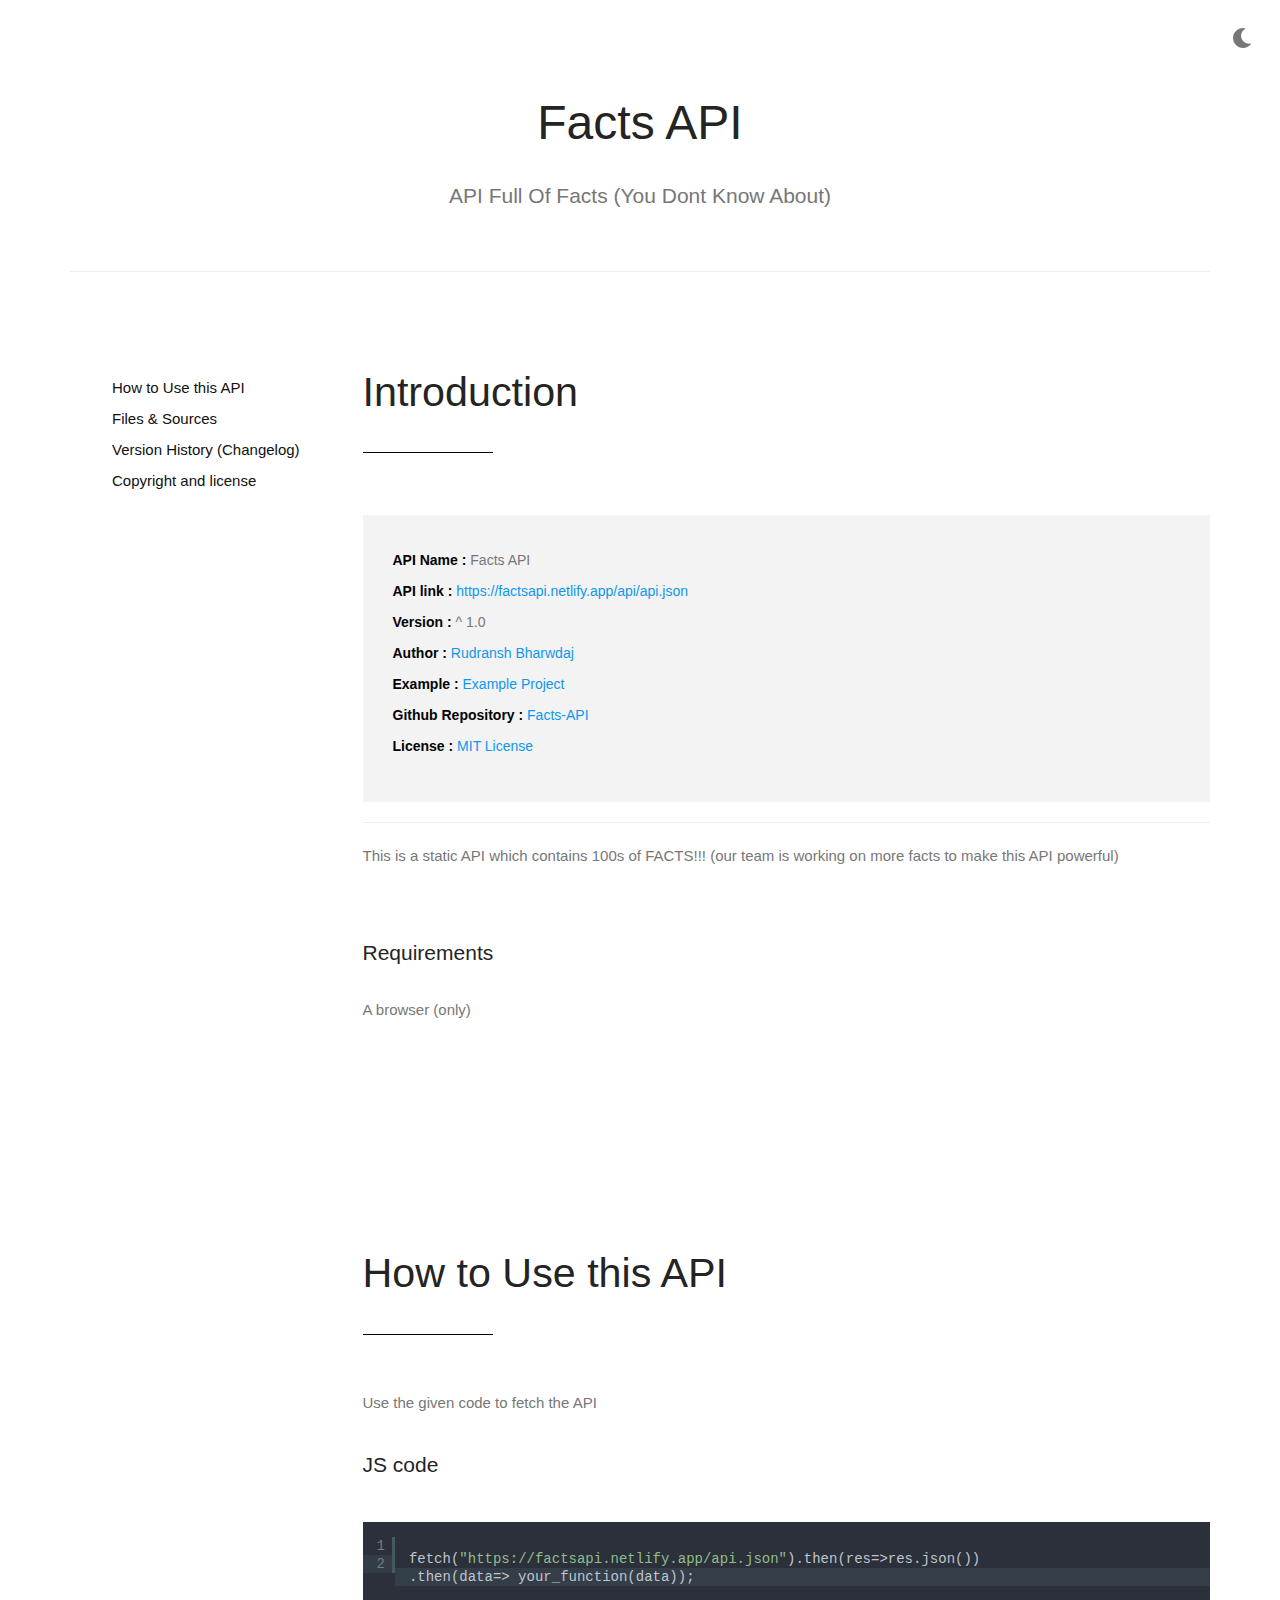
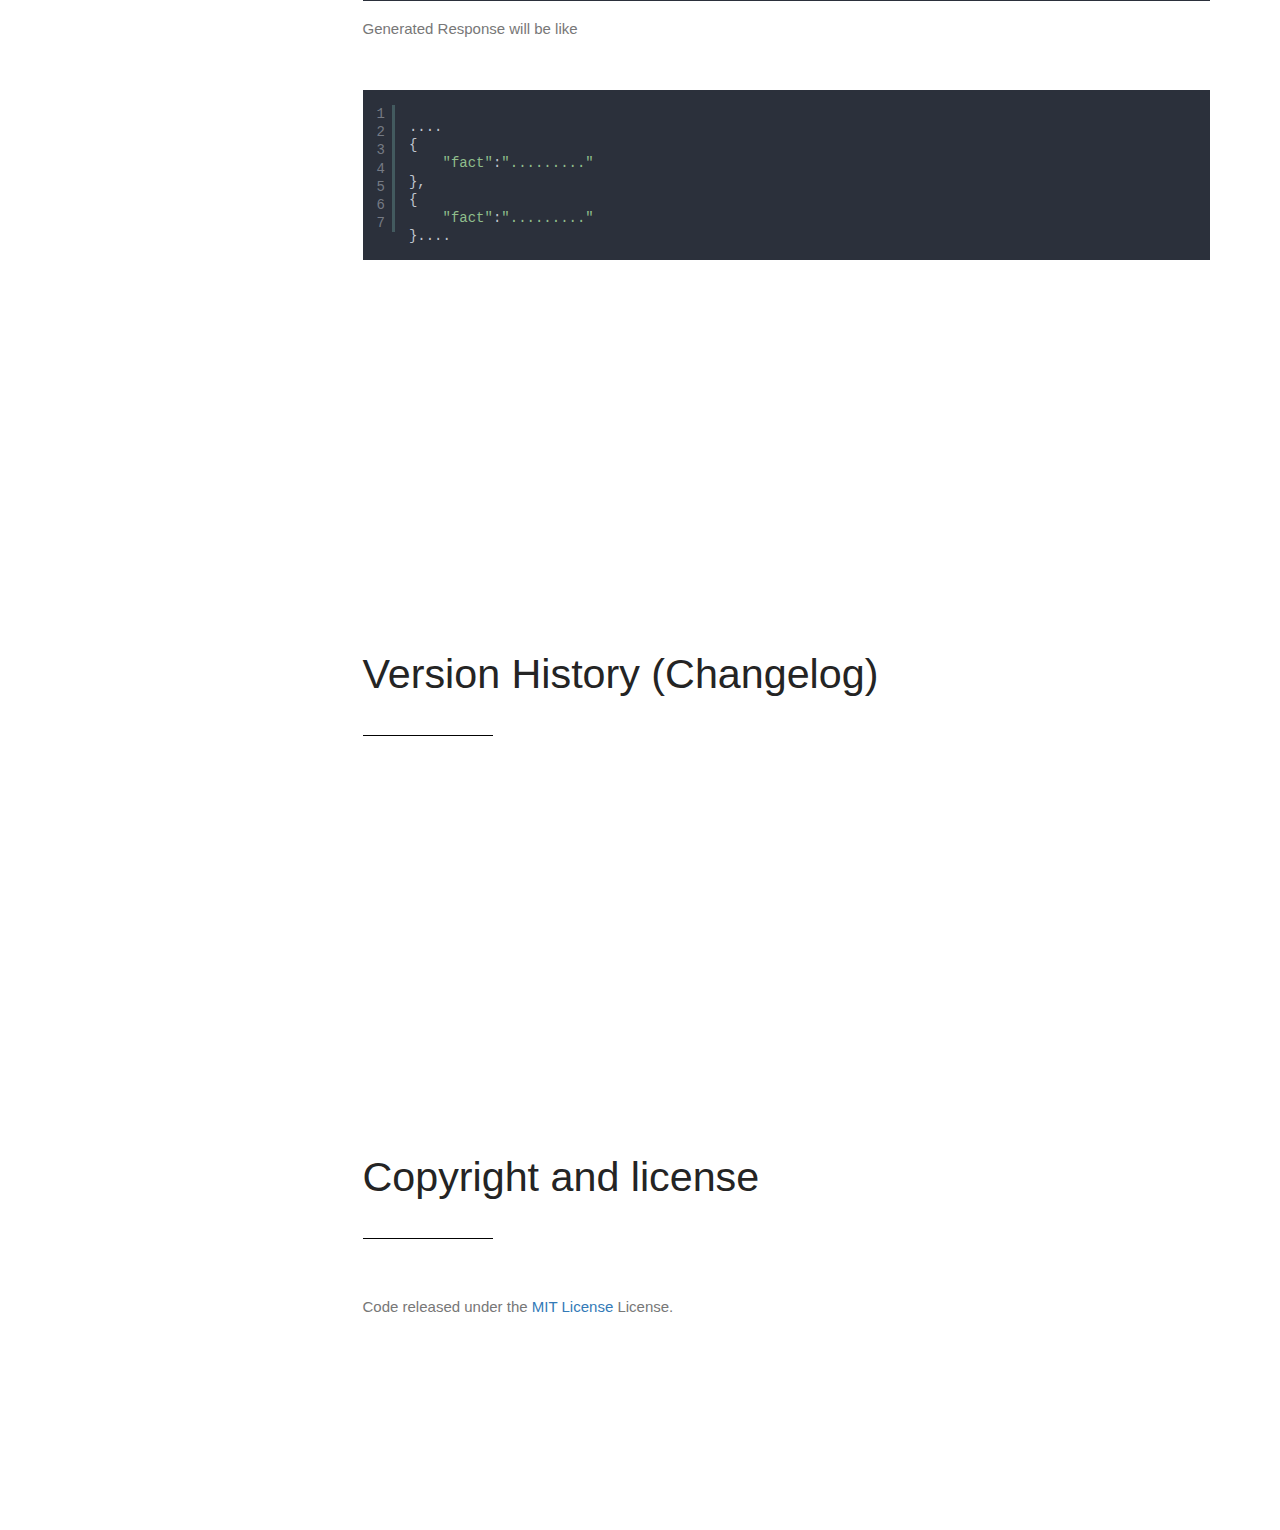
<file: index.html>
<!DOCTYPE html>
<!--[if lt IE 7 ]><html class="ie ie6" lang="en"> <![endif]-->
<!--[if IE 7 ]><html class="ie ie7" lang="en"> <![endif]-->
<!--[if IE 8 ]><html class="ie ie8" lang="en"> <![endif]-->
<!--[if (gte IE 9)|!(IE)]><!-->
<html lang="en">
<!--<![endif]-->

<head>

    <meta charset="utf-8">
    <meta http-equiv="X-UA-Compatible" content="IE=edge">
    <meta name="viewport" content="width=device-width, initial-scale=1, maximum-scale=1">
    <meta name="description" content="">
    <meta name="author" content="">
    <meta name="keywords" content="">

    <title>Facts API - by Rudransh Bhardwaj</title>

    <link rel="shortcut icon" href="images/favicon.ico" type="image/x-icon">

    <link rel="stylesheet" type="text/css" href="fonts/font-awesome-4.3.0/css/font-awesome.min.css">
    <link rel="stylesheet" type="text/css" href="css/stroke.css">
    <link rel="stylesheet" type="text/css" href="css/bootstrap.css">
    <link rel="stylesheet" type="text/css" href="css/animate.css">
    <link rel="stylesheet" type="text/css" href="css/prettyPhoto.css">
    <link rel="stylesheet" type="text/css" href="css/style.css">

    <link rel="stylesheet" type="text/css" href="js/syntax-highlighter/styles/shCore.css" media="all">
    <link rel="stylesheet" type="text/css" href="js/syntax-highlighter/styles/shThemeRDark.css" media="all">

    <!-- CUSTOM -->
    <link rel="stylesheet" type="text/css" href="css/custom.css">

    <!-- HTML5 shim and Respond.js for IE8 support of HTML5 elements and media queries -->
    <!--[if lt IE 9]>
      <script src="https://oss.maxcdn.com/html5shiv/3.7.2/html5shiv.min.js"></script>
      <script src="https://oss.maxcdn.com/respond/1.4.2/respond.min.js"></script>
    <![endif]-->

</head>

<body>
    <button onclick="topFunction()" id="myBtn" title="Go to top"><i class="fa fa-chevron-up" aria-hidden="true"></i></button>

    <script>
        var mybutton = document.getElementById("myBtn");
        window.onscroll = function() {scrollFunction()};
        function scrollFunction() {
            if (document.body.scrollTop > 1000 || document.documentElement.scrollTop > 1000) {
                mybutton.style.display = "block";
            } else {
                mybutton.style.display = "none";
            }
        }
        function topFunction() {
            window.scrollTo({ top: 0, behavior: 'smooth' })
            document.documentElement.scrollTo({ top: 0, behavior: 'smooth' })
        }

        document.addEventListener("DOMContentLoaded", () => {
            document.querySelector('#mode').addEventListener('click',()=>{
                document.querySelector('html').classList.toggle('dark');
            })
        });


    </script>

    <div id="wrapper">

        <div id="mode" >
            <div class="dark">
                <svg aria-hidden="true" viewBox="0 0 512 512">
                    <title>lightmode</title>
                    <path fill="currentColor" d="M256 160c-52.9 0-96 43.1-96 96s43.1 96 96 96 96-43.1 96-96-43.1-96-96-96zm246.4 80.5l-94.7-47.3 33.5-100.4c4.5-13.6-8.4-26.5-21.9-21.9l-100.4 33.5-47.4-94.8c-6.4-12.8-24.6-12.8-31 0l-47.3 94.7L92.7 70.8c-13.6-4.5-26.5 8.4-21.9 21.9l33.5 100.4-94.7 47.4c-12.8 6.4-12.8 24.6 0 31l94.7 47.3-33.5 100.5c-4.5 13.6 8.4 26.5 21.9 21.9l100.4-33.5 47.3 94.7c6.4 12.8 24.6 12.8 31 0l47.3-94.7 100.4 33.5c13.6 4.5 26.5-8.4 21.9-21.9l-33.5-100.4 94.7-47.3c13-6.5 13-24.7.2-31.1zm-155.9 106c-49.9 49.9-131.1 49.9-181 0-49.9-49.9-49.9-131.1 0-181 49.9-49.9 131.1-49.9 181 0 49.9 49.9 49.9 131.1 0 181z"></path>
                </svg>
            </div>
            <div class="light">
                <svg aria-hidden="true" viewBox="0 0 512 512">
                    <title>darkmode</title>
                    <path fill="currentColor" d="M283.211 512c78.962 0 151.079-35.925 198.857-94.792 7.068-8.708-.639-21.43-11.562-19.35-124.203 23.654-238.262-71.576-238.262-196.954 0-72.222 38.662-138.635 101.498-174.394 9.686-5.512 7.25-20.197-3.756-22.23A258.156 258.156 0 0 0 283.211 0c-141.309 0-256 114.511-256 256 0 141.309 114.511 256 256 256z"></path>
                </svg>
            </div>
        </div>

        <div class="container">

            <section id="top" class="section docs-heading">

                <div class="row">
                    <div class="col-md-12">
                        <div class="big-title text-center">
                            <h1>Facts API</h1>
                            <p class="lead">API full of facts (you dont know about)</p>
                        </div>
                        <!-- end title -->
                    </div>
                    <!-- end 12 -->
                </div>
                <!-- end row -->

                <hr>

            </section>
            <!-- end section -->

            <div class="row">

                <div class="col-md-3">
                    <nav class="docs-sidebar" data-spy="affix" data-offset-top="300" data-offset-bottom="200" role="navigation">
                        <ul class="nav">
                            <li><a href="#line2">How to Use this API</a></li>
                            <li><a href="#line9">Files & Sources</a></li>
                            <li><a href="#line10">Version History (Changelog)</a></li>
                            <li><a href="#line11">Copyright and license</a></li>
                        </ul>
                    </nav >
                </div>
                <div class="col-md-9">
                    <section class="welcome">

                        <div class="row">
                            <div class="col-md-12 left-align">
                               <h2 class="dark-text">Introduction<hr></h2>
                                <div class="row">

                                    <div class="col-md-12 full">
                                        <div class="intro1">
                                            <ul>
                                                <li><strong>API Name : </strong>Facts API</li>
                                                <li><strong>API link : </strong><a href="https://factsapi.netlify.app/api/api.json" target="_blank">https://factsapi.netlify.app/api/api.json</a></li>
                                                <li><strong>Version : </strong> ^ 1.0</li>
                                                <li><strong>Author  : </strong> <a>Rudransh Bharwdaj</a></li>
                                                <li><strong>Example  : </strong> <a href="https://factsapi.netlify.app/example/index.html" target="_blank">Example Project</a></li>
                                                <li><strong>Github Repository  : </strong> <a href="https://github.com/asrlogistics/Facts-API" target="_blank">Facts-API</a></li>
                                                <li><strong>License : </strong> <a href="./LICENSE" target="_blank">MIT License</a></li>
                                            </ul>
                                        </div>

                                        <hr>
                                        <div>
                                            <p>This is a static API which contains 100s of FACTS!!! (our team is working on more facts to make this API powerful)</p>
                                            </p>


                                            <h4>Requirements</h4>
                                            <p>A browser (only)</p>

                                        </div>
                                    </div>

                                </div>
                                <!-- end row -->
                            </div>
                        </div>
                    </section>

                    <section id="line1" class="section">

                        <div class="row">
                            <div class="col-md-12 left-align">
                                <h2 class="dark-text">How to Use this API <hr></h2>
                            </div>
                            <!-- end col -->
                        </div>
                        <!-- end row -->

                        <div class="row">
                            <div class="col-md-12">
                                <p>Use the given code to fetch the API</p>

                                <h4>JS code</h4>

                                <pre class="brush: javascript; highlight: [2,4]">
                                fetch("https://factsapi.netlify.app/api.json").then(res=>res.json())
                                .then(data=> your_function(data));
                                </pre>

                                <p>Generated Response will be like</p>

                                <pre class="brush: javascript">
                                    ....
                                    {
                                        "fact":"........."
                                    },
                                    {
                                        "fact":"........."
                                    }....
                                </pre>

                            </div>
                            <!-- end col -->
                        </div>
                        <!-- end row -->

                    </section>
                    <!-- end section -->

                    <section id="line10" class="section">

                        <div class="row">
                            <div class="col-md-12 left-align">
                                <h2 class="dark-text">Version History (Changelog) <hr></h2>
                            </div>
                            <!-- end col -->
                        </div>
                        <!-- end row -->

                        <div class="row">
                            <div class="col-md-12">

                                <!-- <p>You can find the version history (changelog.txt) file on <strong>yourthemename-full.zip</strong> folder or you can check changelog on theme sale page.</p>
                                <p>Once again, thank you so much for purchasing this theme. As I said at the beginning, I'd be glad to help you if you have any questions relating to this theme. No guarantees, but I'll do my best to assist. If you have a more general question relating to the themes on ThemeForest, you might consider visiting the forums and asking your question in the "Item Discussion" section.</p>

                                <hr>

                                <h4>Changelog</h4>

                                <pre class="brush: html">

                                        -----------------------------------------------------------------------------------------
                                        Version 3.8.4 - May 7th, 2015
                                        -----------------------------------------------------------------------------------------

                                        - new revolution slider plugin version
                                        - fixed security issue with xss vulnerability
                                        - improved demo importer for certain server environments
                                        - updated WooCommerce template files for the outdated message in system status
                                        - added suhosin check in system status 
                                        - added information that explains ZipArchive is required on your server for importing demos 
                                        - portfolio Grid template improvement
                                        - added more information to demo popup message for individual demo requirements
                                        - RTL style improvements
                                        - breadcrumb function improved for various areas

                                        -----------------------------------------------------------------------------------------
                                        Version 3.8.3 - May 7th, 2015
                                        -----------------------------------------------------------------------------------------
                                        - fixed responsive / retina issue for larger logos
                                        - fusion slider now uses responsive headings all the time
                                        - dropped custom Avada styles for select boxes in IE since it is not supported
                                        - fixed compatibility issue with Category Order and Taxonomy Terms Order plugin
                                        - fixed issue of full width background being affected by padding options
                                        - tested and fixed hellobar issue 
                                        - typography settings now apply to single post pages
                                        - improved smooth scroll in certain situations
                                        - youtube & vimeo videos will show at normal size in light box as long as video embed link is not used
                                        - fixed issue of â€œfixedâ€ featured image mode not working for carousels / recent work
                                        - fixed issue of header tagline font not working with font options

                                        -----------------------------------------------------------------------------------------
                                        Version 3.8.2 - May 7th, 2015
                                        -----------------------------------------------------------------------------------------
                                        - fixed formatting issues with Turkish language files 
                                        - letter spacing menu option improvement
                                        - improved fusion slider max content width setting
                                        - removed the â€œdisable first featured image on productsâ€ setting since it does not apply
                                        - improved portfolio featured image loading
                                        - removed encoding from tracking code, space before head, space before body, and custom CSS to stop it from parsing code within TO and removing special characters e.g. +
                                        - woo login box now shows login fields for logged out users
                                        - woo cart / my account links now show on mobile 
                                        - fixed button styling issue with gravity forms


                                      </pre> -->

                            </div>
                        </div>
                        <!-- end row -->

                    </section>
                    <!-- end section -->

                    <section id="line11" class="section">

                        <div class="row">
                            <div class="col-md-12 left-align">
                                <h2 class="dark-text">Copyright and license <hr></h2>
                            </div>
                            <!-- end col -->
                        </div>
                        <!-- end row -->

                        <div class="row">
                            <div class="col-md-12">
                                
                                <p>Code released under the <a href="./LICENSE" target="_blank">MIT License</a> License.</p>                        
                            
                            </div>
                        </div>
                        <!-- end row -->

                    </section>
                    <!-- end section -->
                </div>
                <!-- // end .col -->

            </div>
            <!-- // end .row -->

        </div>
        <!-- // end container -->

    </div>
    <!-- end wrapper -->

    <script src="js/jquery.min.js"></script>
    <script src="js/bootstrap.min.js"></script>
    <script src="js/retina.js"></script>
    <script src="js/jquery.fitvids.js"></script>
    <script src="js/wow.js"></script>
    <script src="js/jquery.prettyPhoto.js"></script>

    <!-- CUSTOM PLUGINS -->
    <script src="js/custom.js"></script>
    <script src="js/main.js"></script>

    <script src="js/syntax-highlighter/scripts/shCore.js"></script>
    <script src="js/syntax-highlighter/scripts/shBrushXml.js"></script>
    <script src="js/syntax-highlighter/scripts/shBrushCss.js"></script>
    <script src="js/syntax-highlighter/scripts/shBrushJScript.js"></script>

</body>

</html>
</file>
<file: css/stroke.css>
@font-face {
	font-family: 'Stroke-Gap-Icons';
	src: url('../fonts/Stroke-Gap-Icons.eot');
	src: url('../fonts/Stroke-Gap-Icons.svg');
	src: url('../fonts/Stroke-Gap-Icons.ttf');
	src: url('../fonts/Stroke-Gap-Icons.woff');
}
@font-face {
	font-family: 'Stroke-Gap-Icons';
	src: url([data-uri]) format('truetype'),
		 url([data-uri]) format('woff');
	font-weight: normal;
	font-style: normal;
}

.icon {
	font-family: 'Stroke-Gap-Icons';
	speak: none;
	font-style: normal;
	font-weight: normal;
	font-variant: normal;
	text-transform: none;
	line-height: 1;

	/* Better Font Rendering =========== */
	-webkit-font-smoothing: antialiased;
	-moz-osx-font-smoothing: grayscale;
}

.icon-WorldWide:before {
	content: "\e600";
}
.icon-WorldGlobe:before {
	content: "\e601";
}
.icon-Underpants:before {
	content: "\e602";
}
.icon-Tshirt:before {
	content: "\e603";
}
.icon-Trousers:before {
	content: "\e604";
}
.icon-Tie:before {
	content: "\e605";
}
.icon-TennisBall:before {
	content: "\e606";
}
.icon-Telesocpe:before {
	content: "\e607";
}
.icon-Stop:before {
	content: "\e608";
}
.icon-Starship:before {
	content: "\e609";
}
.icon-Starship2:before {
	content: "\e60a";
}
.icon-Speaker:before {
	content: "\e60b";
}
.icon-Speaker2:before {
	content: "\e60c";
}
.icon-Soccer:before {
	content: "\e60d";
}
.icon-Snikers:before {
	content: "\e60e";
}
.icon-Scisors:before {
	content: "\e60f";
}
.icon-Puzzle:before {
	content: "\e610";
}
.icon-Printer:before {
	content: "\e611";
}
.icon-Pool:before {
	content: "\e612";
}
.icon-Podium:before {
	content: "\e613";
}
.icon-Play:before {
	content: "\e614";
}
.icon-Planet:before {
	content: "\e615";
}
.icon-Pause:before {
	content: "\e616";
}
.icon-Next:before {
	content: "\e617";
}
.icon-MusicNote2:before {
	content: "\e618";
}
.icon-MusicNote:before {
	content: "\e619";
}
.icon-MusicMixer:before {
	content: "\e61a";
}
.icon-Microphone:before {
	content: "\e61b";
}
.icon-Medal:before {
	content: "\e61c";
}
.icon-ManFigure:before {
	content: "\e61d";
}
.icon-Magnet:before {
	content: "\e61e";
}
.icon-Like:before {
	content: "\e61f";
}
.icon-Hanger:before {
	content: "\e620";
}
.icon-Handicap:before {
	content: "\e621";
}
.icon-Forward:before {
	content: "\e622";
}
.icon-Footbal:before {
	content: "\e623";
}
.icon-Flag:before {
	content: "\e624";
}
.icon-FemaleFigure:before {
	content: "\e625";
}
.icon-Dislike:before {
	content: "\e626";
}
.icon-DiamondRing:before {
	content: "\e627";
}
.icon-Cup:before {
	content: "\e628";
}
.icon-Crown:before {
	content: "\e629";
}
.icon-Column:before {
	content: "\e62a";
}
.icon-Click:before {
	content: "\e62b";
}
.icon-Cassette:before {
	content: "\e62c";
}
.icon-Bomb:before {
	content: "\e62d";
}
.icon-BatteryLow:before {
	content: "\e62e";
}
.icon-BatteryFull:before {
	content: "\e62f";
}
.icon-Bascketball:before {
	content: "\e630";
}
.icon-Astronaut:before {
	content: "\e631";
}
.icon-WineGlass:before {
	content: "\e632";
}
.icon-Water:before {
	content: "\e633";
}
.icon-Wallet:before {
	content: "\e634";
}
.icon-Umbrella:before {
	content: "\e635";
}
.icon-TV:before {
	content: "\e636";
}
.icon-TeaMug:before {
	content: "\e637";
}
.icon-Tablet:before {
	content: "\e638";
}
.icon-Soda:before {
	content: "\e639";
}
.icon-SodaCan:before {
	content: "\e63a";
}
.icon-SimCard:before {
	content: "\e63b";
}
.icon-Signal:before {
	content: "\e63c";
}
.icon-Shaker:before {
	content: "\e63d";
}
.icon-Radio:before {
	content: "\e63e";
}
.icon-Pizza:before {
	content: "\e63f";
}
.icon-Phone:before {
	content: "\e640";
}
.icon-Notebook:before {
	content: "\e641";
}
.icon-Mug:before {
	content: "\e642";
}
.icon-Mastercard:before {
	content: "\e643";
}
.icon-Ipod:before {
	content: "\e644";
}
.icon-Info:before {
	content: "\e645";
}
.icon-Icecream2:before {
	content: "\e646";
}
.icon-Icecream1:before {
	content: "\e647";
}
.icon-Hourglass:before {
	content: "\e648";
}
.icon-Help:before {
	content: "\e649";
}
.icon-Goto:before {
	content: "\e64a";
}
.icon-Glasses:before {
	content: "\e64b";
}
.icon-Gameboy:before {
	content: "\e64c";
}
.icon-ForkandKnife:before {
	content: "\e64d";
}
.icon-Export:before {
	content: "\e64e";
}
.icon-Exit:before {
	content: "\e64f";
}
.icon-Espresso:before {
	content: "\e650";
}
.icon-Drop:before {
	content: "\e651";
}
.icon-Download:before {
	content: "\e652";
}
.icon-Dollars:before {
	content: "\e653";
}
.icon-Dollar:before {
	content: "\e654";
}
.icon-DesktopMonitor:before {
	content: "\e655";
}
.icon-Corkscrew:before {
	content: "\e656";
}
.icon-CoffeeToGo:before {
	content: "\e657";
}
.icon-Chart:before {
	content: "\e658";
}
.icon-ChartUp:before {
	content: "\e659";
}
.icon-ChartDown:before {
	content: "\e65a";
}
.icon-Calculator:before {
	content: "\e65b";
}
.icon-Bread:before {
	content: "\e65c";
}
.icon-Bourbon:before {
	content: "\e65d";
}
.icon-BottleofWIne:before {
	content: "\e65e";
}
.icon-Bag:before {
	content: "\e65f";
}
.icon-Arrow:before {
	content: "\e660";
}
.icon-Antenna2:before {
	content: "\e661";
}
.icon-Antenna1:before {
	content: "\e662";
}
.icon-Anchor:before {
	content: "\e663";
}
.icon-Wheelbarrow:before {
	content: "\e664";
}
.icon-Webcam:before {
	content: "\e665";
}
.icon-Unlinked:before {
	content: "\e666";
}
.icon-Truck:before {
	content: "\e667";
}
.icon-Timer:before {
	content: "\e668";
}
.icon-Time:before {
	content: "\e669";
}
.icon-StorageBox:before {
	content: "\e66a";
}
.icon-Star:before {
	content: "\e66b";
}
.icon-ShoppingCart:before {
	content: "\e66c";
}
.icon-Shield:before {
	content: "\e66d";
}
.icon-Seringe:before {
	content: "\e66e";
}
.icon-Pulse:before {
	content: "\e66f";
}
.icon-Plaster:before {
	content: "\e670";
}
.icon-Plaine:before {
	content: "\e671";
}
.icon-Pill:before {
	content: "\e672";
}
.icon-PicnicBasket:before {
	content: "\e673";
}
.icon-Phone2:before {
	content: "\e674";
}
.icon-Pencil:before {
	content: "\e675";
}
.icon-Pen:before {
	content: "\e676";
}
.icon-PaperClip:before {
	content: "\e677";
}
.icon-On-Off:before {
	content: "\e678";
}
.icon-Mouse:before {
	content: "\e679";
}
.icon-Megaphone:before {
	content: "\e67a";
}
.icon-Linked:before {
	content: "\e67b";
}
.icon-Keyboard:before {
	content: "\e67c";
}
.icon-House:before {
	content: "\e67d";
}
.icon-Heart:before {
	content: "\e67e";
}
.icon-Headset:before {
	content: "\e67f";
}
.icon-FullShoppingCart:before {
	content: "\e680";
}
.icon-FullScreen:before {
	content: "\e681";
}
.icon-Folder:before {
	content: "\e682";
}
.icon-Floppy:before {
	content: "\e683";
}
.icon-Files:before {
	content: "\e684";
}
.icon-File:before {
	content: "\e685";
}
.icon-FileBox:before {
	content: "\e686";
}
.icon-ExitFullScreen:before {
	content: "\e687";
}
.icon-EmptyBox:before {
	content: "\e688";
}
.icon-Delete:before {
	content: "\e689";
}
.icon-Controller:before {
	content: "\e68a";
}
.icon-Compass:before {
	content: "\e68b";
}
.icon-CompassTool:before {
	content: "\e68c";
}
.icon-ClipboardText:before {
	content: "\e68d";
}
.icon-ClipboardChart:before {
	content: "\e68e";
}
.icon-ChemicalGlass:before {
	content: "\e68f";
}
.icon-CD:before {
	content: "\e690";
}
.icon-Carioca:before {
	content: "\e691";
}
.icon-Car:before {
	content: "\e692";
}
.icon-Book:before {
	content: "\e693";
}
.icon-BigTruck:before {
	content: "\e694";
}
.icon-Bicycle:before {
	content: "\e695";
}
.icon-Wrench:before {
	content: "\e696";
}
.icon-Web:before {
	content: "\e697";
}
.icon-Watch:before {
	content: "\e698";
}
.icon-Volume:before {
	content: "\e699";
}
.icon-Video:before {
	content: "\e69a";
}
.icon-Users:before {
	content: "\e69b";
}
.icon-User:before {
	content: "\e69c";
}
.icon-UploadCLoud:before {
	content: "\e69d";
}
.icon-Typing:before {
	content: "\e69e";
}
.icon-Tools:before {
	content: "\e69f";
}
.icon-Tag:before {
	content: "\e6a0";
}
.icon-Speedometter:before {
	content: "\e6a1";
}
.icon-Share:before {
	content: "\e6a2";
}
.icon-Settings:before {
	content: "\e6a3";
}
.icon-Search:before {
	content: "\e6a4";
}
.icon-Screwdriver:before {
	content: "\e6a5";
}
.icon-Rolodex:before {
	content: "\e6a6";
}
.icon-Ringer:before {
	content: "\e6a7";
}
.icon-Resume:before {
	content: "\e6a8";
}
.icon-Restart:before {
	content: "\e6a9";
}
.icon-PowerOff:before {
	content: "\e6aa";
}
.icon-Pointer:before {
	content: "\e6ab";
}
.icon-Picture:before {
	content: "\e6ac";
}
.icon-OpenedLock:before {
	content: "\e6ad";
}
.icon-Notes:before {
	content: "\e6ae";
}
.icon-Mute:before {
	content: "\e6af";
}
.icon-Movie:before {
	content: "\e6b0";
}
.icon-Microphone2:before {
	content: "\e6b1";
}
.icon-Message:before {
	content: "\e6b2";
}
.icon-MessageRight:before {
	content: "\e6b3";
}
.icon-MessageLeft:before {
	content: "\e6b4";
}
.icon-Menu:before {
	content: "\e6b5";
}
.icon-Media:before {
	content: "\e6b6";
}
.icon-Mail:before {
	content: "\e6b7";
}
.icon-List:before {
	content: "\e6b8";
}
.icon-Layers:before {
	content: "\e6b9";
}
.icon-Key:before {
	content: "\e6ba";
}
.icon-Imbox:before {
	content: "\e6bb";
}
.icon-Eye:before {
	content: "\e6bc";
}
.icon-Edit:before {
	content: "\e6bd";
}
.icon-DSLRCamera:before {
	content: "\e6be";
}
.icon-DownloadCloud:before {
	content: "\e6bf";
}
.icon-CompactCamera:before {
	content: "\e6c0";
}
.icon-Cloud:before {
	content: "\e6c1";
}
.icon-ClosedLock:before {
	content: "\e6c2";
}
.icon-Chart2:before {
	content: "\e6c3";
}
.icon-Bulb:before {
	content: "\e6c4";
}
.icon-Briefcase:before {
	content: "\e6c5";
}
.icon-Blog:before {
	content: "\e6c6";
}
.icon-Agenda:before {
	content: "\e6c7";
}
</file>
<file: css/prettyPhoto.css>
div.pp_default .pp_top,div.pp_default .pp_top .pp_middle,div.pp_default .pp_top .pp_left,div.pp_default .pp_top .pp_right,div.pp_default .pp_bottom,div.pp_default .pp_bottom .pp_left,div.pp_default .pp_bottom .pp_middle,div.pp_default .pp_bottom .pp_right{height:13px}
div.pp_default .pp_top .pp_left{background:url(../images/prettyPhoto/default/sprite.png) -78px -93px no-repeat}
div.pp_default .pp_top .pp_middle{background:url(../images/prettyPhoto/default/sprite_x.png) top left repeat-x}
div.pp_default .pp_top .pp_right{background:url(../images/prettyPhoto/default/sprite.png) -112px -93px no-repeat}
div.pp_default .pp_content .ppt{color:#f8f8f8}
div.pp_default .pp_content_container .pp_left{background:url(../images/prettyPhoto/default/sprite_y.png) -7px 0 repeat-y;padding-left:13px}
div.pp_default .pp_content_container .pp_right{background:url(../images/prettyPhoto/default/sprite_y.png) top right repeat-y;padding-right:13px}
div.pp_default .pp_next:hover{background:url(../images/prettyPhoto/default/sprite_next.png) center right no-repeat;cursor:pointer}
div.pp_default .pp_previous:hover{background:url(../images/prettyPhoto/default/sprite_prev.png) center left no-repeat;cursor:pointer}
div.pp_default .pp_expand{background:url(../images/prettyPhoto/default/sprite.png) 0 -29px no-repeat;cursor:pointer;width:28px;height:28px}
div.pp_default .pp_expand:hover{background:url(../images/prettyPhoto/default/sprite.png) 0 -56px no-repeat;cursor:pointer}
div.pp_default .pp_contract{background:url(../images/prettyPhoto/default/sprite.png) 0 -84px no-repeat;cursor:pointer;width:28px;height:28px}
div.pp_default .pp_contract:hover{background:url(../images/prettyPhoto/default/sprite.png) 0 -113px no-repeat;cursor:pointer}
div.pp_default .pp_close{width:30px;height:30px;background:url(../images/prettyPhoto/default/sprite.png) 2px 1px no-repeat;cursor:pointer}
div.pp_default .pp_gallery ul li a{background:url(../images/prettyPhoto/default/default_thumb.png) center center #f8f8f8;border:1px solid #aaa}
div.pp_default .pp_social{margin-top:7px}
div.pp_default .pp_gallery a.pp_arrow_previous,div.pp_default .pp_gallery a.pp_arrow_next{position:static;left:auto}
div.pp_default .pp_nav .pp_play,div.pp_default .pp_nav .pp_pause{background:url(../images/prettyPhoto/default/sprite.png) -51px 1px no-repeat;height:30px;width:30px}
div.pp_default .pp_nav .pp_pause{background-position:-51px -29px}
div.pp_default a.pp_arrow_previous,div.pp_default a.pp_arrow_next{background:url(../images/prettyPhoto/default/sprite.png) -31px -3px no-repeat;height:20px;width:20px;margin:4px 0 0}
div.pp_default a.pp_arrow_next{left:52px;background-position:-82px -3px}
div.pp_default .pp_content_container .pp_details{margin-top:5px}
div.pp_default .pp_nav{clear:none;height:30px;width:110px;position:relative}
div.pp_default .pp_nav .currentTextHolder{font-family:Georgia;font-style:italic;color:#999;font-size:11px;left:75px;line-height:25px;position:absolute;top:2px;margin:0;padding:0 0 0 10px}
div.pp_default .pp_close:hover,div.pp_default .pp_nav .pp_play:hover,div.pp_default .pp_nav .pp_pause:hover,div.pp_default .pp_arrow_next:hover,div.pp_default .pp_arrow_previous:hover{opacity:0.7}
div.pp_default .pp_description{font-size:11px;font-weight:700;line-height:14px;margin:5px 50px 5px 0}
div.pp_default .pp_bottom .pp_left{background:url(../images/prettyPhoto/default/sprite.png) -78px -127px no-repeat}
div.pp_default .pp_bottom .pp_middle{background:url(../images/prettyPhoto/default/sprite_x.png) bottom left repeat-x}
div.pp_default .pp_bottom .pp_right{background:url(../images/prettyPhoto/default/sprite.png) -112px -127px no-repeat}
div.pp_default .pp_loaderIcon{background:url(../images/prettyPhoto/default/loader.gif) center center no-repeat}
div.light_rounded .pp_top .pp_left{background:url(../images/prettyPhoto/light_rounded/sprite.png) -88px -53px no-repeat}
div.light_rounded .pp_top .pp_right{background:url(../images/prettyPhoto/light_rounded/sprite.png) -110px -53px no-repeat}
div.light_rounded .pp_next:hover{background:url(../images/prettyPhoto/light_rounded/btnNext.png) center right no-repeat;cursor:pointer}
div.light_rounded .pp_previous:hover{background:url(../images/prettyPhoto/light_rounded/btnPrevious.png) center left no-repeat;cursor:pointer}
div.light_rounded .pp_expand{background:url(../images/prettyPhoto/light_rounded/sprite.png) -31px -26px no-repeat;cursor:pointer}
div.light_rounded .pp_expand:hover{background:url(../images/prettyPhoto/light_rounded/sprite.png) -31px -47px no-repeat;cursor:pointer}
div.light_rounded .pp_contract{background:url(../images/prettyPhoto/light_rounded/sprite.png) 0 -26px no-repeat;cursor:pointer}
div.light_rounded .pp_contract:hover{background:url(../images/prettyPhoto/light_rounded/sprite.png) 0 -47px no-repeat;cursor:pointer}
div.light_rounded .pp_close{width:75px;height:22px;background:url(../images/prettyPhoto/light_rounded/sprite.png) -1px -1px no-repeat;cursor:pointer}
div.light_rounded .pp_nav .pp_play{background:url(../images/prettyPhoto/light_rounded/sprite.png) -1px -100px no-repeat;height:15px;width:14px}
div.light_rounded .pp_nav .pp_pause{background:url(../images/prettyPhoto/light_rounded/sprite.png) -24px -100px no-repeat;height:15px;width:14px}
div.light_rounded .pp_arrow_previous{background:url(../images/prettyPhoto/light_rounded/sprite.png) 0 -71px no-repeat}
div.light_rounded .pp_arrow_next{background:url(../images/prettyPhoto/light_rounded/sprite.png) -22px -71px no-repeat}
div.light_rounded .pp_bottom .pp_left{background:url(../images/prettyPhoto/light_rounded/sprite.png) -88px -80px no-repeat}
div.light_rounded .pp_bottom .pp_right{background:url(../images/prettyPhoto/light_rounded/sprite.png) -110px -80px no-repeat}
div.dark_rounded .pp_top .pp_left{background:url(../images/prettyPhoto/dark_rounded/sprite.png) -88px -53px no-repeat}
div.dark_rounded .pp_top .pp_right{background:url(../images/prettyPhoto/dark_rounded/sprite.png) -110px -53px no-repeat}
div.dark_rounded .pp_content_container .pp_left{background:url(../images/prettyPhoto/dark_rounded/contentPattern.png) top left repeat-y}
div.dark_rounded .pp_content_container .pp_right{background:url(../images/prettyPhoto/dark_rounded/contentPattern.png) top right repeat-y}
div.dark_rounded .pp_next:hover{background:url(../images/prettyPhoto/dark_rounded/btnNext.png) center right no-repeat;cursor:pointer}
div.dark_rounded .pp_previous:hover{background:url(../images/prettyPhoto/dark_rounded/btnPrevious.png) center left no-repeat;cursor:pointer}
div.dark_rounded .pp_expand{background:url(../images/prettyPhoto/dark_rounded/sprite.png) -31px -26px no-repeat;cursor:pointer}
div.dark_rounded .pp_expand:hover{background:url(../images/prettyPhoto/dark_rounded/sprite.png) -31px -47px no-repeat;cursor:pointer}
div.dark_rounded .pp_contract{background:url(../images/prettyPhoto/dark_rounded/sprite.png) 0 -26px no-repeat;cursor:pointer}
div.dark_rounded .pp_contract:hover{background:url(../images/prettyPhoto/dark_rounded/sprite.png) 0 -47px no-repeat;cursor:pointer}
div.dark_rounded .pp_close{width:75px;height:22px;background:url(../images/prettyPhoto/dark_rounded/sprite.png) -1px -1px no-repeat;cursor:pointer}
div.dark_rounded .pp_description{margin-right:85px;color:#fff}
div.dark_rounded .pp_nav .pp_play{background:url(../images/prettyPhoto/dark_rounded/sprite.png) -1px -100px no-repeat;height:15px;width:14px}
div.dark_rounded .pp_nav .pp_pause{background:url(../images/prettyPhoto/dark_rounded/sprite.png) -24px -100px no-repeat;height:15px;width:14px}
div.dark_rounded .pp_arrow_previous{background:url(../images/prettyPhoto/dark_rounded/sprite.png) 0 -71px no-repeat}
div.dark_rounded .pp_arrow_next{background:url(../images/prettyPhoto/dark_rounded/sprite.png) -22px -71px no-repeat}
div.dark_rounded .pp_bottom .pp_left{background:url(../images/prettyPhoto/dark_rounded/sprite.png) -88px -80px no-repeat}
div.dark_rounded .pp_bottom .pp_right{background:url(../images/prettyPhoto/dark_rounded/sprite.png) -110px -80px no-repeat}
div.dark_rounded .pp_loaderIcon{background:url(../images/prettyPhoto/dark_rounded/loader.gif) center center no-repeat}
div.dark_square .pp_left,div.dark_square .pp_middle,div.dark_square .pp_right,div.dark_square .pp_content{background:#000}
div.dark_square .pp_description{color:#fff;margin:0 85px 0 0}
div.dark_square .pp_loaderIcon{background:url(../images/prettyPhoto/dark_square/loader.gif) center center no-repeat}
div.dark_square .pp_expand{background:url(../images/prettyPhoto/dark_square/sprite.png) -31px -26px no-repeat;cursor:pointer}
div.dark_square .pp_expand:hover{background:url(../images/prettyPhoto/dark_square/sprite.png) -31px -47px no-repeat;cursor:pointer}
div.dark_square .pp_contract{background:url(../images/prettyPhoto/dark_square/sprite.png) 0 -26px no-repeat;cursor:pointer}
div.dark_square .pp_contract:hover{background:url(../images/prettyPhoto/dark_square/sprite.png) 0 -47px no-repeat;cursor:pointer}
div.dark_square .pp_close{width:75px;height:22px;background:url(../images/prettyPhoto/dark_square/sprite.png) -1px -1px no-repeat;cursor:pointer}
div.dark_square .pp_nav{clear:none}
div.dark_square .pp_nav .pp_play{background:url(../images/prettyPhoto/dark_square/sprite.png) -1px -100px no-repeat;height:15px;width:14px}
div.dark_square .pp_nav .pp_pause{background:url(../images/prettyPhoto/dark_square/sprite.png) -24px -100px no-repeat;height:15px;width:14px}
div.dark_square .pp_arrow_previous{background:url(../images/prettyPhoto/dark_square/sprite.png) 0 -71px no-repeat}
div.dark_square .pp_arrow_next{background:url(../images/prettyPhoto/dark_square/sprite.png) -22px -71px no-repeat}
div.dark_square .pp_next:hover{background:url(../images/prettyPhoto/dark_square/btnNext.png) center right no-repeat;cursor:pointer}
div.dark_square .pp_previous:hover{background:url(../images/prettyPhoto/dark_square/btnPrevious.png) center left no-repeat;cursor:pointer}
div.light_square .pp_expand{background:url(../images/prettyPhoto/light_square/sprite.png) -31px -26px no-repeat;cursor:pointer}
div.light_square .pp_expand:hover{background:url(../images/prettyPhoto/light_square/sprite.png) -31px -47px no-repeat;cursor:pointer}
div.light_square .pp_contract{background:url(../images/prettyPhoto/light_square/sprite.png) 0 -26px no-repeat;cursor:pointer}
div.light_square .pp_contract:hover{background:url(../images/prettyPhoto/light_square/sprite.png) 0 -47px no-repeat;cursor:pointer}
div.light_square .pp_close{width:75px;height:22px;background:url(../images/prettyPhoto/light_square/sprite.png) -1px -1px no-repeat;cursor:pointer}
div.light_square .pp_nav .pp_play{background:url(../images/prettyPhoto/light_square/sprite.png) -1px -100px no-repeat;height:15px;width:14px}
div.light_square .pp_nav .pp_pause{background:url(../images/prettyPhoto/light_square/sprite.png) -24px -100px no-repeat;height:15px;width:14px}
div.light_square .pp_arrow_previous{background:url(../images/prettyPhoto/light_square/sprite.png) 0 -71px no-repeat}
div.light_square .pp_arrow_next{background:url(../images/prettyPhoto/light_square/sprite.png) -22px -71px no-repeat}
div.light_square .pp_next:hover{background:url(../images/prettyPhoto/light_square/btnNext.png) center right no-repeat;cursor:pointer}
div.light_square .pp_previous:hover{background:url(../images/prettyPhoto/light_square/btnPrevious.png) center left no-repeat;cursor:pointer}
div.facebook .pp_top .pp_left{background:url(../images/prettyPhoto/facebook/sprite.png) -88px -53px no-repeat}
div.facebook .pp_top .pp_middle{background:url(../images/prettyPhoto/facebook/contentPatternTop.png) top left repeat-x}
div.facebook .pp_top .pp_right{background:url(../images/prettyPhoto/facebook/sprite.png) -110px -53px no-repeat}
div.facebook .pp_content_container .pp_left{background:url(../images/prettyPhoto/facebook/contentPatternLeft.png) top left repeat-y}
div.facebook .pp_content_container .pp_right{background:url(../images/prettyPhoto/facebook/contentPatternRight.png) top right repeat-y}
div.facebook .pp_expand{background:url(../images/prettyPhoto/facebook/sprite.png) -31px -26px no-repeat;cursor:pointer}
div.facebook .pp_expand:hover{background:url(../images/prettyPhoto/facebook/sprite.png) -31px -47px no-repeat;cursor:pointer}
div.facebook .pp_contract{background:url(../images/prettyPhoto/facebook/sprite.png) 0 -26px no-repeat;cursor:pointer}
div.facebook .pp_contract:hover{background:url(../images/prettyPhoto/facebook/sprite.png) 0 -47px no-repeat;cursor:pointer}
div.facebook .pp_close{width:22px;height:22px;background:url(../images/prettyPhoto/facebook/sprite.png) -1px -1px no-repeat;cursor:pointer}
div.facebook .pp_description{margin:0 37px 0 0}
div.facebook .pp_loaderIcon{background:url(../images/prettyPhoto/facebook/loader.gif) center center no-repeat}
div.facebook .pp_arrow_previous{background:url(../images/prettyPhoto/facebook/sprite.png) 0 -71px no-repeat;height:22px;margin-top:0;width:22px}
div.facebook .pp_arrow_previous.disabled{background-position:0 -96px;cursor:default}
div.facebook .pp_arrow_next{background:url(../images/prettyPhoto/facebook/sprite.png) -32px -71px no-repeat;height:22px;margin-top:0;width:22px}
div.facebook .pp_arrow_next.disabled{background-position:-32px -96px;cursor:default}
div.facebook .pp_nav{margin-top:0}
div.facebook .pp_nav p{font-size:15px;padding:0 3px 0 4px}
div.facebook .pp_nav .pp_play{background:url(../images/prettyPhoto/facebook/sprite.png) -1px -123px no-repeat;height:22px;width:22px}
div.facebook .pp_nav .pp_pause{background:url(../images/prettyPhoto/facebook/sprite.png) -32px -123px no-repeat;height:22px;width:22px}
div.facebook .pp_next:hover{background:url(../images/prettyPhoto/facebook/btnNext.png) center right no-repeat;cursor:pointer}
div.facebook .pp_previous:hover{background:url(../images/prettyPhoto/facebook/btnPrevious.png) center left no-repeat;cursor:pointer}
div.facebook .pp_bottom .pp_left{background:url(../images/prettyPhoto/facebook/sprite.png) -88px -80px no-repeat}
div.facebook .pp_bottom .pp_middle{background:url(../images/prettyPhoto/facebook/contentPatternBottom.png) top left repeat-x}
div.facebook .pp_bottom .pp_right{background:url(../images/prettyPhoto/facebook/sprite.png) -110px -80px no-repeat}
div.pp_pic_holder a:focus{outline:none}
div.pp_overlay{background:#000;display:none;left:0;position:absolute;top:0;width:100%;z-index:9500}
div.pp_pic_holder{display:none;position:absolute;width:100px;z-index:10000}
.pp_content{height:40px;min-width:40px}
* html .pp_content{width:40px}
.pp_content_container{position:relative;text-align:left;width:100%}
.pp_content_container .pp_left{padding-left:20px}
.pp_content_container .pp_right{padding-right:20px}
.pp_content_container .pp_details{float:left;margin:10px 0 2px}
.pp_description{display:none;margin:0}
.pp_social{float:left;margin:0}
.pp_social .facebook{float:left;margin-left:5px;width:55px;overflow:hidden}
.pp_social .twitter{float:left}
.pp_nav{clear:right;float:left;margin:3px 10px 0 0}
.pp_nav p{float:left;white-space:nowrap;margin:2px 4px}
.pp_nav .pp_play,.pp_nav .pp_pause{float:left;margin-right:4px;text-indent:-10000px}
a.pp_arrow_previous,a.pp_arrow_next{display:block;float:left;height:15px;margin-top:3px;overflow:hidden;text-indent:-10000px;width:14px}
.pp_hoverContainer{position:absolute;top:0;width:100%;z-index:2000}
.pp_gallery{display:none;left:50%;margin-top:-50px;position:absolute;z-index:10000}
.pp_gallery div{float:left;overflow:hidden;position:relative}
.pp_gallery ul{float:left;height:35px;position:relative;white-space:nowrap;margin:0 0 0 5px;padding:0}
.pp_gallery ul a{border:1px rgba(0,0,0,0.5) solid;display:block;float:left;height:33px;overflow:hidden}
.pp_gallery ul a img{border:0}
.pp_gallery li{display:block;float:left;margin:0 5px 0 0;padding:0}
.pp_gallery li.default a{background:url(../images/prettyPhoto/facebook/default_thumbnail.gif) 0 0 no-repeat;display:block;height:33px;width:50px}
.pp_gallery .pp_arrow_previous,.pp_gallery .pp_arrow_next{margin-top:7px!important}
a.pp_next{background:url(../images/prettyPhoto/light_rounded/btnNext.png) 10000px 10000px no-repeat;display:block;float:right;height:100%;text-indent:-10000px;width:49%}
a.pp_previous{background:url(../images/prettyPhoto/light_rounded/btnNext.png) 10000px 10000px no-repeat;display:block;float:left;height:100%;text-indent:-10000px;width:49%}
a.pp_expand,a.pp_contract{cursor:pointer;display:none;height:20px;position:absolute;right:30px;text-indent:-10000px;top:10px;width:20px;z-index:20000}
a.pp_close{position:absolute;right:0;top:0;display:block;line-height:22px;text-indent:-10000px}
.pp_loaderIcon{display:block;height:24px;left:50%;position:absolute;top:50%;width:24px;margin:-12px 0 0 -12px}
#pp_full_res{line-height:1!important}
#pp_full_res .pp_inline{text-align:left}
#pp_full_res .pp_inline p{margin:0 0 15px}
div.ppt{color:#fff;display:none;font-size:17px;z-index:9999;margin:0 0 5px 15px}
div.pp_default .pp_content,div.light_rounded .pp_content{background-color:#fff}
div.pp_default #pp_full_res .pp_inline,div.light_rounded .pp_content .ppt,div.light_rounded #pp_full_res .pp_inline,div.light_square .pp_content .ppt,div.light_square #pp_full_res .pp_inline,div.facebook .pp_content .ppt,div.facebook #pp_full_res .pp_inline{color:#000}
div.pp_default .pp_gallery ul li a:hover,div.pp_default .pp_gallery ul li.selected a,.pp_gallery ul a:hover,.pp_gallery li.selected a{border-color:#fff}
div.pp_default .pp_details,div.light_rounded .pp_details,div.dark_rounded .pp_details,div.dark_square .pp_details,div.light_square .pp_details,div.facebook .pp_details{position:relative}
div.light_rounded .pp_top .pp_middle,div.light_rounded .pp_content_container .pp_left,div.light_rounded .pp_content_container .pp_right,div.light_rounded .pp_bottom .pp_middle,div.light_square .pp_left,div.light_square .pp_middle,div.light_square .pp_right,div.light_square .pp_content,div.facebook .pp_content{background:#fff}
div.light_rounded .pp_description,div.light_square .pp_description{margin-right:85px}
div.light_rounded .pp_gallery a.pp_arrow_previous,div.light_rounded .pp_gallery a.pp_arrow_next,div.dark_rounded .pp_gallery a.pp_arrow_previous,div.dark_rounded .pp_gallery a.pp_arrow_next,div.dark_square .pp_gallery a.pp_arrow_previous,div.dark_square .pp_gallery a.pp_arrow_next,div.light_square .pp_gallery a.pp_arrow_previous,div.light_square .pp_gallery a.pp_arrow_next{margin-top:12px!important}
div.light_rounded .pp_arrow_previous.disabled,div.dark_rounded .pp_arrow_previous.disabled,div.dark_square .pp_arrow_previous.disabled,div.light_square .pp_arrow_previous.disabled{background-position:0 -87px;cursor:default}
div.light_rounded .pp_arrow_next.disabled,div.dark_rounded .pp_arrow_next.disabled,div.dark_square .pp_arrow_next.disabled,div.light_square .pp_arrow_next.disabled{background-position:-22px -87px;cursor:default}
div.light_rounded .pp_loaderIcon,div.light_square .pp_loaderIcon{background:url(../images/prettyPhoto/light_rounded/loader.gif) center center no-repeat}
div.dark_rounded .pp_top .pp_middle,div.dark_rounded .pp_content,div.dark_rounded .pp_bottom .pp_middle{background:url(../images/prettyPhoto/dark_rounded/contentPattern.png) top left repeat}
div.dark_rounded .currentTextHolder,div.dark_square .currentTextHolder{color:#c4c4c4}
div.dark_rounded #pp_full_res .pp_inline,div.dark_square #pp_full_res .pp_inline{color:#fff}
.pp_top,.pp_bottom{height:20px;position:relative}
* html .pp_top,* html .pp_bottom{padding:0 20px}
.pp_top .pp_left,.pp_bottom .pp_left{height:20px;left:0;position:absolute;width:20px}
.pp_top .pp_middle,.pp_bottom .pp_middle{height:20px;left:20px;position:absolute;right:20px}
* html .pp_top .pp_middle,* html .pp_bottom .pp_middle{left:0;position:static}
.pp_top .pp_right,.pp_bottom .pp_right{height:20px;left:auto;position:absolute;right:0;top:0;width:20px}
.pp_fade,.pp_gallery li.default a img{display:none}
</file>
<file: css/style.css>
/* ----------------------------------------------------
  
    File Name: style.css
    Template Name: Documentation
    Created By: Surjith S M
    http://themeforest.net/user/surjithctly

    1. IMPORT
    2. SKELETON
    
------------------------------------------------------- */
/* ----------------------------------------------------
    IMPORT  
------------------------------------------------------- */

@import url(http://fonts.googleapis.com/css?family=Lato:400,100,100italic,300,300italic,400italic,700,700italic,900,900italic);
/* ----------------------------------------------------
    SKELETON    
------------------------------------------------------- */
body {
    background: #fff;
    color: #777777;
    font-size: 14px;
    line-height: 31px;
    letter-spacing: 0;
    font-weight: 400;
    padding: 0;
}

h1,
h2,
h3,
h4,
h5,
h6 {
    letter-spacing: 0px;
    font-weight: normal;
    position: relative;
    padding: 0 0 10px 0;
    font-weight: normal;
    line-height: 1.8;
    color: #242424;
}

h1 {
    font-size: 22px;
}

h2 {
    font-size: 20px;
}

h3 {
    font-size: 18px;
}

h4 {
    font-size: 21px;
}

h5 {
    font-size: 14px;
}

h6 {
    font-size: 14px;
}

h1 a,
h2 a,
h3 a,
h4 a,
h5 a,
h6 a {
    text-decoration: none !important;
}

p {
    font-size: 15px;
    font-weight: 400;
    line-height: 26px;
    letter-spacing: 0;
    margin-top: 15px;
}

img.aligncenter {
    display: block;
    text-align: center;
    display: block;
    margin: 0 auto 20px auto;
    padding: 0px;
    border: 0px;
    background: none;
}

ul {
    padding: 0;
    list-style: none;
}

ol li ul li {
    padding-left: 20px;
}

img.alignleft {
    float: left;
    margin: 6px 20px 6px 0;
    display: inline;
    border: 0px;
    background: none;
    padding: 0;
    display: block;
}

img.alignright {
    padding: 0;
    float: right;
    margin: 6px 0 6px 20px;
    border: 0px;
    display: block;
    background: none;
}

blockquote {
    font-size: 16px;
    line-height: 32px;
    font-family: 'Droid Serif', Georgia, "Times New Roman", serif;
    font-weight: normal;
    font-style: italic;
    position: relative;
    width: auto;
}

blockquote small {
    display: block;
    margin-top: 20px;
}

pre {
    line-height: 18px;
    margin-bottom: 18px;
}

.btn,
a {
    outline: 0 !important;
    text-decoration: none !important;
}

ins {
    text-decoration: none;
}

sup {
    bottom: 1ex;
}

sub {
    top: .5ex;
}

p {
    padding: 0 0 20px 0;
}

.check li:before {
    content: "\f00c";
    font-family: "FontAwesome";
    font-size: 16px;
    left: 0;
    color: #242424;
    padding-right: 5px;
    position: relative;
    top: 2px;
}

.check li {
    font-size: 14px;
    list-style: none;
    margin-bottom: 4px;
}

.check {
    margin-left: 0;
    padding-left: 0
}

.section {
    padding: 180px 0;
    position: relative;
    display: block;
}

.white {
    background-color: #ffffff;
}

strong {
    color: #030303;
}

.grey {
    background-color: #f3f3f3;
}

.big-title h1 {
    font-size: 48px;
    font-weight: 300;
    margin-bottom: 0;
    text-transform: capitalize;
    padding-bottom: 0;
}

.dark-text {
    font-size: 4.125rem;
    line-height: 4.063rem;
    font-weight: 300;
}

h4 a {
    font-size: 14px;
    font-weight: bold;
}

.dark-text a {
    font-size: 14px;
    font-weight: bold;
    padding-left: 20px;
}

.dark-text hr {
    width: 130px;
    margin-left: 0;
    margin-top: 40px;
    border-width: 1px;
    border-color: #030303;
}

.intro {
    padding: 20px;
}

.intro1 {
    margin-top: 22px;
    padding: 30px 0px;
    background-color: #f3f3f3;
}

.intro1 li {
    list-style: none;
}

.intro1 a {
    color: #0E97EE !important;
}

.intro a {
    color: #030303;
    font-weight: 400;
    font-size: 16px;
}

.lead {
    text-transform: capitalize;
}

.left-align img {
    margin-top: 20px;
}

.drop-caps p:first-child::first-letter {
    color: #030303;
    display: block;
    float: left;
    font-size: 75px;
    line-height: 60px;
    text-transform: uppercase;
    margin-right: 10px;
    margin-top: 5px;
    padding: 4px;
}

.drop-caps.full p:first-child::first-letter {
    background: #030303 none repeat scroll 0 0 !important;
    color: #ffffff;
    margin-right: 15px;
    padding: 20px;
    font-size: 36px;
    font-family: Georgia;
    border-radius: 5px;
}

mark {
    background-color: #0E97EE;
    color: #ffffff;
    padding: 0 10px;
}

a:focus,
a:hover {
    color: #0E97EE;
}

.intro2 i {
    padding-right: 10px;
    font-size: 21px;
}

.intro2 {
    background-color: #0E97EE;
    border: 2px solid #2187BB;
    border-radius: 5px;
    color: #ffffff;
    font-style: italic;
    padding: 10px 20px;
}

.intro2 p {
    padding: 0;
}

.intro2 a {
    color: #ffffff;
    font-weight: bold;
}

.intro1 ul {
    padding: 0 30px;
}

.btn-primary {
    background-color: #0E97EE;
    border: 1px solid #2187BB;
}

.btn-primary:hover {
    background-color: #2187BB;
    border: 1px solid #0E97EE;
}

.btn-info {
    background-color: #545454;
    border: 1px solid #656565;
}

.btn-info:hover {
    background-color: #656565;
    border: 1px solid #545454;
}

.navbar-inverse .navbar-nav > .active > a,
.navbar-inverse .navbar-nav > .active > a:hover,
.navbar-inverse .navbar-nav > .active > a:focus {
    background-color: #0E97EE;
    color: #fff;
}

.navbar-inverse {
    background-color: #030303;
    border: 0;
}

.navbar-inverse li.btn {
    border-radius: 0 !important;
    padding: 0;
}

.navbar-inverse li.btn a {
    color: #ffffff !important;
}
#myBtn {
  display: none;
  position: fixed;
  z-index: 1;
  height:40px;
  width:40px;
  bottom: 55px;
  right: 20px;
  font-size: 18px;
  border: none;
  outline: none;
  background-color: grey;
  color:#ffff;
  cursor: pointer;
  padding: 0px;
  border-radius: 50%;
}

#myBtn:hover {
  background-color: #404040;
}
</file>
<file: js/syntax-highlighter/styles/shCore.css>
/**
 * SyntaxHighlighter
 * http://alexgorbatchev.com/SyntaxHighlighter
 *
 * SyntaxHighlighter is donationware. If you are using it, please donate.
 * http://alexgorbatchev.com/SyntaxHighlighter/donate.html
 *
 * @version
 * 3.0.83 (July 02 2010)
 * 
 * @copyright
 * Copyright (C) 2004-2010 Alex Gorbatchev.
 *
 * @license
 * Dual licensed under the MIT and GPL licenses.
 */
.syntaxhighlighter a,
.syntaxhighlighter div,
.syntaxhighlighter code,
.syntaxhighlighter table,
.syntaxhighlighter table td,
.syntaxhighlighter table tr,
.syntaxhighlighter table tbody,
.syntaxhighlighter table thead,
.syntaxhighlighter table caption,
.syntaxhighlighter textarea {
  -moz-border-radius: 0 0 0 0 !important;
  -webkit-border-radius: 0 0 0 0 !important;
  background: none !important;
  border: 0 !important;
  bottom: auto !important;
  float: none !important;
  height: auto !important;
  left: auto !important;
  line-height: 1.1em !important;
  margin: 0 !important;
  outline: 0 !important;
  overflow: visible !important;
  padding: 0 !important;
  position: static !important;
  right: auto !important;
  text-align: left !important;
  top: auto !important;
  vertical-align: baseline !important;
  width: auto !important;
  box-sizing: content-box !important;
  font-family: "Consolas", "Bitstream Vera Sans Mono", "Courier New", Courier, monospace !important;
  font-weight: normal !important;
  font-style: normal !important;
  font-size: 1em !important;
  min-height: inherit !important;
  min-height: auto !important;
}

.syntaxhighlighter {
  width: 100% !important;
  margin: 1em 0 1em 0 !important;
  position: relative !important;
  overflow: auto !important;
  font-size: 1em !important;
}
.syntaxhighlighter.source {
  overflow: hidden !important;
}
.syntaxhighlighter .bold {
  font-weight: bold !important;
}
.syntaxhighlighter .italic {
  font-style: italic !important;
}
.syntaxhighlighter .line {
  white-space: pre !important;
}
.syntaxhighlighter table {
  width: 100% !important;
}
.syntaxhighlighter table caption {
  text-align: left !important;
  padding: .5em 0 0.5em 1em !important;
}
.syntaxhighlighter table td.code {
  width: 100% !important;
}
.syntaxhighlighter table td.code .container {
  position: relative !important;
}
.syntaxhighlighter table td.code .container textarea {
  box-sizing: border-box !important;
  position: absolute !important;
  left: 0 !important;
  top: 0 !important;
  width: 100% !important;
  height: 100% !important;
  border: none !important;
  background: white !important;
  padding-left: 1em !important;
  overflow: hidden !important;
  white-space: pre !important;
}
.syntaxhighlighter table td.gutter .line {
  text-align: right !important;
  padding: 0 0.5em 0 1em !important;
}
.syntaxhighlighter table td.code .line {
  padding: 0 1em !important;
}
.syntaxhighlighter.nogutter td.code .container textarea, .syntaxhighlighter.nogutter td.code .line {
  padding-left: 0em !important;
}
.syntaxhighlighter.show {
  display: block !important;
}
.syntaxhighlighter.collapsed table {
  display: none !important;
}
.syntaxhighlighter.collapsed .toolbar {
  padding: 0.1em 0.8em 0em 0.8em !important;
  font-size: 1em !important;
  position: static !important;
  width: auto !important;
  height: auto !important;
}
.syntaxhighlighter.collapsed .toolbar span {
  display: inline !important;
  margin-right: 1em !important;
}
.syntaxhighlighter.collapsed .toolbar span a {
  padding: 0 !important;
  display: none !important;
}
.syntaxhighlighter.collapsed .toolbar span a.expandSource {
  display: inline !important;
}
.syntaxhighlighter .toolbar {
  position: absolute !important;
  right: 1px !important;
  top: 1px !important;
  width: 11px !important;
  height: 11px !important;
  font-size: 10px !important;
  z-index: 10 !important;
}
.syntaxhighlighter .toolbar span.title {
  display: inline !important;
}
.syntaxhighlighter .toolbar a {
  display: block !important;
  text-align: center !important;
  text-decoration: none !important;
  padding-top: 1px !important;
}
.syntaxhighlighter .toolbar a.expandSource {
  display: none !important;
}
.syntaxhighlighter.ie {
  font-size: .9em !important;
  padding: 1px 0 1px 0 !important;
}
.syntaxhighlighter.ie .toolbar {
  line-height: 8px !important;
}
.syntaxhighlighter.ie .toolbar a {
  padding-top: 0px !important;
}
.syntaxhighlighter.printing .line.alt1 .content,
.syntaxhighlighter.printing .line.alt2 .content,
.syntaxhighlighter.printing .line.highlighted .number,
.syntaxhighlighter.printing .line.highlighted.alt1 .content,
.syntaxhighlighter.printing .line.highlighted.alt2 .content {
  background: none !important;
}
.syntaxhighlighter.printing .line .number {
  color: #bbbbbb !important;
}
.syntaxhighlighter.printing .line .content {
  color: black !important;
}
.syntaxhighlighter.printing .toolbar {
  display: none !important;
}
.syntaxhighlighter.printing a {
  text-decoration: none !important;
}
.syntaxhighlighter.printing .plain, .syntaxhighlighter.printing .plain a {
  color: black !important;
}
.syntaxhighlighter.printing .comments, .syntaxhighlighter.printing .comments a {
  color: #008200 !important;
}
.syntaxhighlighter.printing .string, .syntaxhighlighter.printing .string a {
  color: blue !important;
}
.syntaxhighlighter.printing .keyword {
  color: #006699 !important;
  font-weight: bold !important;
}
.syntaxhighlighter.printing .preprocessor {
  color: gray !important;
}
.syntaxhighlighter.printing .variable {
  color: #aa7700 !important;
}
.syntaxhighlighter.printing .value {
  color: #009900 !important;
}
.syntaxhighlighter.printing .functions {
  color: #ff1493 !important;
}
.syntaxhighlighter.printing .constants {
  color: #0066cc !important;
}
.syntaxhighlighter.printing .script {
  font-weight: bold !important;
}
.syntaxhighlighter.printing .color1, .syntaxhighlighter.printing .color1 a {
  color: gray !important;
}
.syntaxhighlighter.printing .color2, .syntaxhighlighter.printing .color2 a {
  color: #ff1493 !important;
}
.syntaxhighlighter.printing .color3, .syntaxhighlighter.printing .color3 a {
  color: red !important;
}
.syntaxhighlighter.printing .break, .syntaxhighlighter.printing .break a {
  color: black !important;
}
</file>
<file: js/syntax-highlighter/styles/shThemeRDark.css>
/**
 * SyntaxHighlighter
 * http://alexgorbatchev.com/SyntaxHighlighter
 *
 * SyntaxHighlighter is donationware. If you are using it, please donate.
 * http://alexgorbatchev.com/SyntaxHighlighter/donate.html
 *
 * @version
 * 3.0.83 (July 02 2010)
 * 
 * @copyright
 * Copyright (C) 2004-2010 Alex Gorbatchev.
 *
 * @license
 * Dual licensed under the MIT and GPL licenses.
 */
.syntaxhighlighter {
  background-color: #1b2426 !important;
}
.syntaxhighlighter .line.alt1 {
  background-color: #1b2426 !important;
}
.syntaxhighlighter .line.alt2 {
  background-color: #1b2426 !important;
}
.syntaxhighlighter .line.highlighted.alt1, .syntaxhighlighter .line.highlighted.alt2 {
  background-color: #323e41 !important;
}
.syntaxhighlighter .line.highlighted.number {
  color: #b9bdb6 !important;
}
.syntaxhighlighter table caption {
  color: #b9bdb6 !important;
}
.syntaxhighlighter .gutter {
  color: #afafaf !important;
}
.syntaxhighlighter .gutter .line {
  border-right: 3px solid #435a5f !important;
}
.syntaxhighlighter .gutter .line.highlighted {
  background-color: #435a5f !important;
  color: #1b2426 !important;
}
.syntaxhighlighter.printing .line .content {
  border: none !important;
}
.syntaxhighlighter.collapsed {
  overflow: visible !important;
}
.syntaxhighlighter.collapsed .toolbar {
  color: #5ba1cf !important;
  background: black !important;
  border: 1px solid #435a5f !important;
}
.syntaxhighlighter.collapsed .toolbar a {
  color: #5ba1cf !important;
}
.syntaxhighlighter.collapsed .toolbar a:hover {
  color: #5ce638 !important;
}
.syntaxhighlighter .toolbar {
  color: white !important;
  background: #435a5f !important;
  border: none !important;
}
.syntaxhighlighter .toolbar a {
  color: white !important;
}
.syntaxhighlighter .toolbar a:hover {
  color: #e0e8ff !important;
}
.syntaxhighlighter .plain, .syntaxhighlighter .plain a {
  color: #b9bdb6 !important;
}
.syntaxhighlighter .comments, .syntaxhighlighter .comments a {
  color: #878a85 !important;
}
.syntaxhighlighter .string, .syntaxhighlighter .string a {
  color: #5ce638 !important;
}
.syntaxhighlighter .keyword {
  color: #5ba1cf !important;
}
.syntaxhighlighter .preprocessor {
  color: #435a5f !important;
}
.syntaxhighlighter .variable {
  color: #ffaa3e !important;
}
.syntaxhighlighter .value {
  color: #009900 !important;
}
.syntaxhighlighter .functions {
  color: #ffaa3e !important;
}
.syntaxhighlighter .constants {
  color: #e0e8ff !important;
}
.syntaxhighlighter .script {
  font-weight: bold !important;
  color: #5ba1cf !important;
  background-color: none !important;
}
.syntaxhighlighter .color1, .syntaxhighlighter .color1 a {
  color: #e0e8ff !important;
}
.syntaxhighlighter .color2, .syntaxhighlighter .color2 a {
  color: white !important;
}
.syntaxhighlighter .color3, .syntaxhighlighter .color3 a {
  color: #ffaa3e !important;
}
</file>
<file: css/custom.css>
/* dark / light mode */
html.dark body {
    background: #222;
    color: #888888;
}

html.dark h1,
html.dark h2,
html.dark h3,
html.dark h4,
html.dark h5,
html.dark h6 {
    color: #dbdbdb;
}

html.dark hr {
    border-color: #111;
}

html.dark .docs-sidebar .nav>li>a {
    color: #eee;
}

html.dark .dark-text hr {
    border-color: #fcfcfc;
}

html.dark strong {
    color: #fcfcfc;
}

html.dark .intro1 {
    background-color: #0c0c0c;
}

html.dark .intro1 a {
    color: #F16811 !important;
}

html.dark a {
    color: #CC8548;
}

html.dark a:hover {
    color: #F16811;
}

html.dark .intro2 {
    background-color: #F16811;
    border-color: #DE7844;
}

html.dark .btn-primary {
    background-color: #F16811;
    border-color: #DE7844;
    color: #000;
}

html.dark .btn-primary:hover {
    background-color: #DE7844;
    border-color: #F16811;
}

html.dark .btn-info {
    background-color: #ABABAB;
    border-color: #9A9A9A;
    color: #000;
}

html.dark .btn-info:hover {
    background-color: #9A9A9A;
    border-color: #ABABAB;
}

#mode {
    cursor: pointer;
    position: fixed;
    right: 16px;
    top: 16px;
    z-index: 1;
    border-radius: 16px;
    line-height: 0;
}

#mode svg {
    width: 20px;
    padding: 12px;
    box-sizing: content-box;
}

html.dark #mode .light {
    display: none;
}

html #mode .light {
    display: block;
}

html.dark #mode .dark {
    display: block;
}

html #mode .dark {
    display: none;
}

/*Docs*/

.body {
    position: relative;
}

.sub-title {
    font-size: 30px;
    margin-top: 50px;
    margin-bottom: 10px;
    padding-bottom: 0;
}

.sub-title a {
    font-size: 16px;
}

.section.docs-heading {
    padding: 60px 0;
}

.affix {
    position: static;
}

@media (min-width: 992px) {
    .affix,
    .affix-bottom {
        width: 213px
    }
    .affix {
        position: fixed;
        top: 20px
    }
    .affix-bottom {
        position: absolute
    }
    .affix .bs-docs-sidenav,
    .affix-bottom .bs-docs-sidenav {
        margin-top: 0;
        margin-bottom: 0
    }
}

@media (min-width: 1200px) {
    .affix,
    .affix-bottom {
        width: 263px
    }
}

/* SIDEBAR */

@media (min-width: 768px) {
    .docs-sidebar {
        padding-top: 20px;
        padding-left: 20px
    }
}

/* all links */
.docs-sidebar .nav>li>a {
    color: #111;
    border-left: 2px solid transparent;
    padding: 0 20px;
    font-size: 15px;
    font-weight: 400;
}

/* nested links */
.docs-sidebar .nav .nav>li>a {
    padding-left: 40px;
    font-size: 14px;
}

/* hover links */ 
.docs-sidebar .nav>li:not(.active)>a:hover {
    color: #0E97EE;
    text-decoration: none;
    background-color: transparent;
    border-left-width: 1px;
    border-left-color: #0E97EE;
}
/* focus links */
.docs-sidebar .nav>li>a:focus {
    text-decoration: none;
    background-color: transparent;
}
/* active links */
.docs-sidebar .nav>.active>a {
    color: #0E97EE;
    text-decoration: none;
    background-color: transparent;
    border-left-color: #0E97EE;
}
/* all active links */
.docs-sidebar .nav>.active>a, 
.docs-sidebar .nav>.active:hover>a,
.docs-sidebar .nav>.active:focus>a {
    font-weight: 700;
}
/* nested active links */
.docs-sidebar .nav .nav>.active>a, 
.docs-sidebar .nav .nav>.active:hover>a,
.docs-sidebar .nav .nav>.active:focus>a {
    font-weight: 500;
}

@media (min-width: 992px) {
    .docs-sidebar .nav ul {
        display: none;
        padding-bottom: 10px;
    }
    .docs-sidebar .nav>.active>ul {
        display: block
    }
}
/*Syntax Highlighter : Sublime Theme */

.syntaxhighlighter {
    background-color: #2b303b !important;
    padding: 15px 0;
    margin: 2em 0 1em 0 !important;
}

.syntaxhighlighter a,
.syntaxhighlighter div,
.syntaxhighlighter code,
.syntaxhighlighter table,
.syntaxhighlighter table td,
.syntaxhighlighter table tr,
.syntaxhighlighter table tbody,
.syntaxhighlighter table thead,
.syntaxhighlighter table caption,
.syntaxhighlighter textarea {
    line-height: 1.3em !important;
}

.syntaxhighlighter .line.alt1 {
    background-color: #2b303b !important;
}

.syntaxhighlighter .line.alt2 {
    background-color: #2b303b !important;
}

.syntaxhighlighter .string,
.syntaxhighlighter .string a {
    color: #90be8c !important;
}

.syntaxhighlighter .color1,
.syntaxhighlighter .color1 a {
    color: #d08770 !important;
}

.syntaxhighlighter .plain,
.syntaxhighlighter .plain a {
    color: #c0c5ce !important;
}

.syntaxhighlighter .keyword {
    color: #bf616a !important;
}

.syntaxhighlighter .gutter {
    color: #757a84 !important;
}

.syntaxhighlighter .line.highlighted.alt1,
.syntaxhighlighter .line.highlighted.alt2 {
    background-color: #333E49 !important;
}

.syntaxhighlighter .gutter .line.highlighted {
    background-color: #343d46 !important;
    color: #757a84 !important;
}

.syntaxhighlighter .value {
    color: #96b5b4 !important;
}
/*css*/
/* .syntaxhighlighter .css.plain,
.syntaxhighlighter .css.plain a {
    color: #d08770 !important;
} 

.syntaxhighlighter .css.keyword {
    color: #c0c5ce !important;
}*/

.syntaxhighlighter .color3,
.syntaxhighlighter .color3 a {
    color: #b48ead !important;
}
/*js*/

.syntaxhighlighter .js.keyword {
    color: #b48ead !important;
}
</file>
